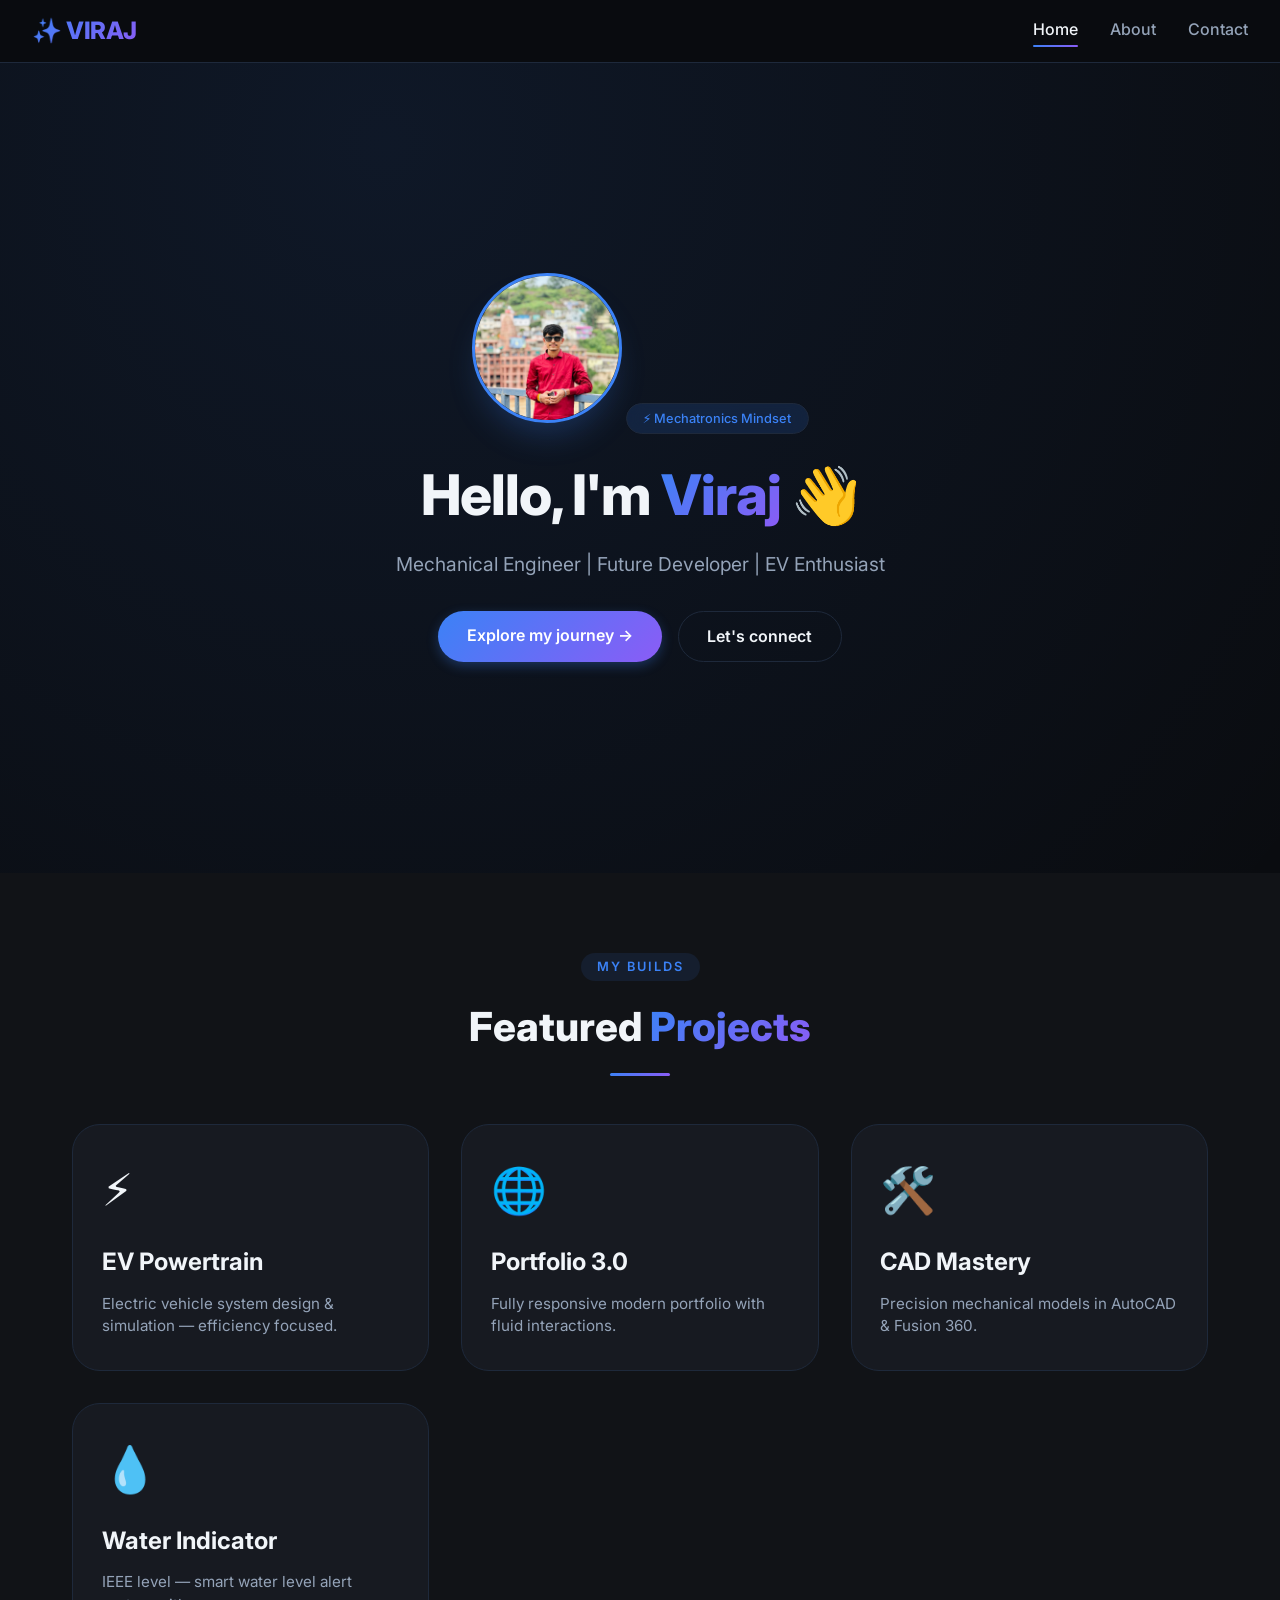
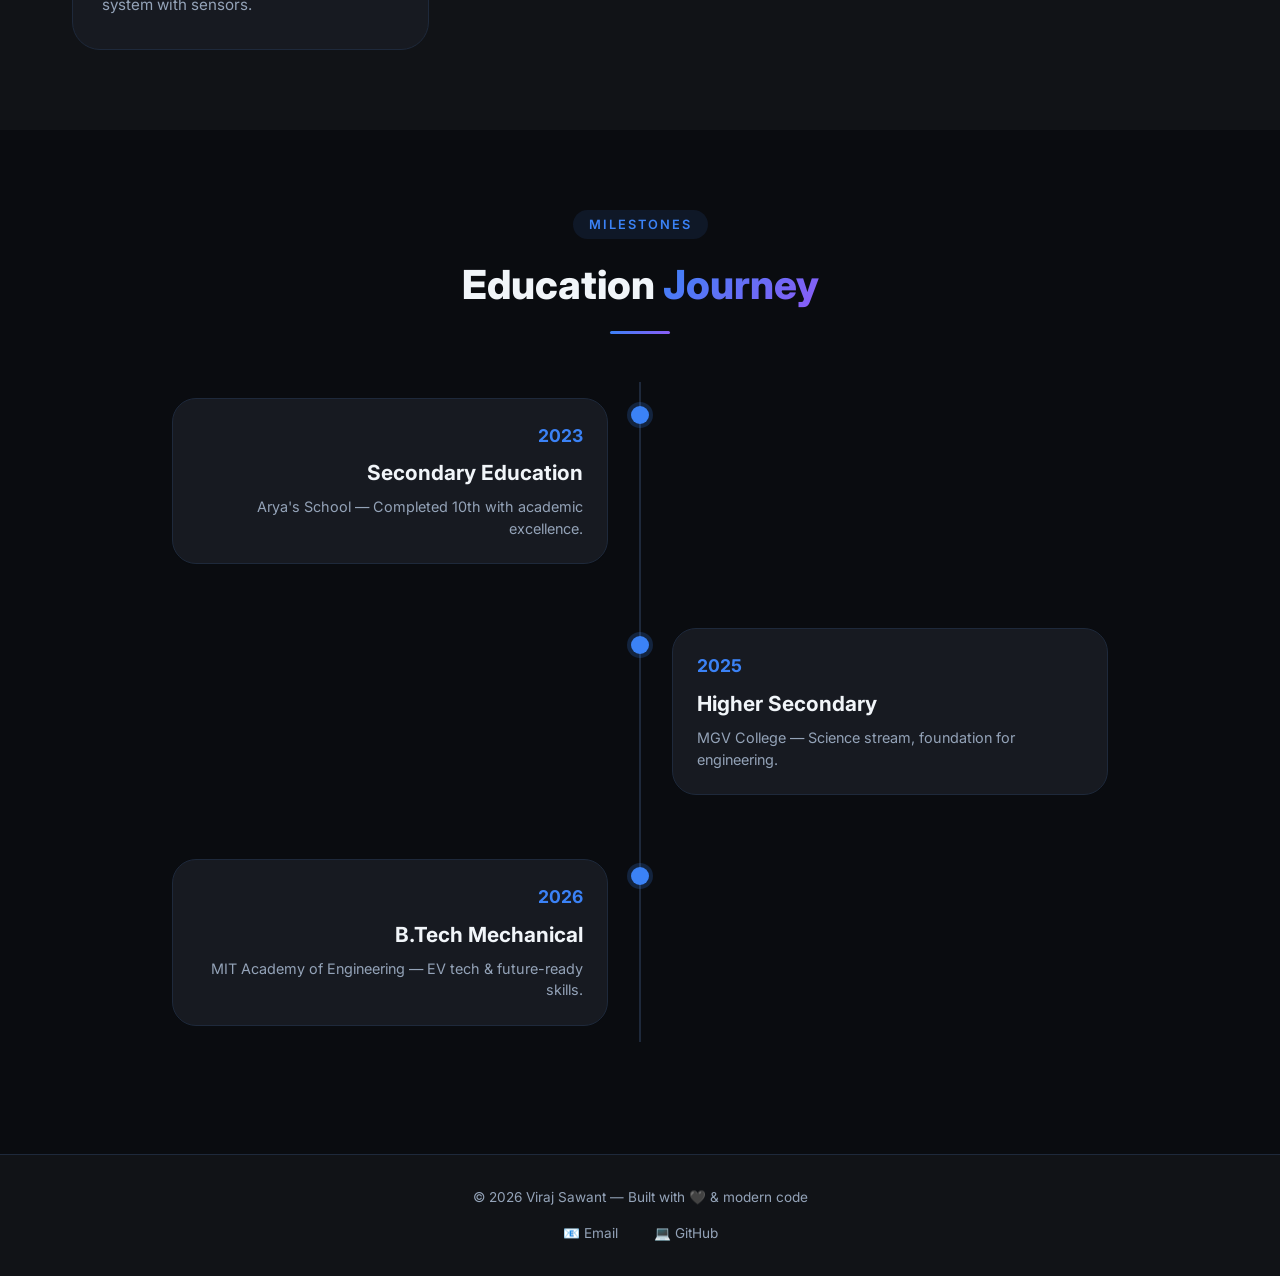
<file: index.html>
<!DOCTYPE html>
<html lang="en">
<head>
  <meta charset="UTF-8">
  <meta name="viewport" content="width=device-width, initial-scale=1.0, viewport-fit=cover">
  <title>Viraj Sawant | Mechanical Engineer</title>
  <link rel="preconnect" href="https://fonts.googleapis.com">
  <link rel="preconnect" href="https://fonts.gstatic.com" crossorigin>
  <link href="https://fonts.googleapis.com/css2?family=Inter:opsz,wght@14..32,300;14..32,400;14..32,600;14..32,700;14..32,800&display=swap" rel="stylesheet">
  <link rel="stylesheet" href="style.css">
</head>
<body>

  <!-- MODERN NAVIGATION -->
  <nav class="navbar">
    <div class="nav-container">
      <a href="index.html" class="nav-logo">✨ VIRAJ</a>
      <div class="nav-links">
        <a href="index.html" class="nav-item active">Home</a>
        <a href="about.html" class="nav-item">About</a>
        <a href="contact.html" class="nav-item">Contact</a>
      </div>
    </div>
  </nav>

  <!-- HERO SECTION (MODERN) -->
  <section class="hero">
    <div class="hero-content">
      <div class="hero-image-glow">
        <img src="images/my.jpg" alt="Viraj Sawant profile" class="hero-img">
      </div>
      <div class="hero-badge">⚡ Mechatronics Mindset</div>
      <h1 class="hero-title">Hello, I'm <span class="gradient-text">Viraj</span> 👋</h1>
      <p class="hero-role">Mechanical Engineer | Future Developer | EV Enthusiast</p>
      <div class="hero-cta">
        <a href="about.html" class="btn-primary">Explore my journey →</a>
        <a href="contact.html" class="btn-outline">Let's connect</a>
      </div>
    </div>
  </section>

  <!-- PROJECTS SECTION (GLASS CARD) -->
  <section class="projects">
    <div class="container">
      <div class="section-header">
        <span class="section-tag">My builds</span>
        <h2 class="section-title">Featured <span class="gradient-text">Projects</span></h2>
        <div class="section-divider"></div>
      </div>

      <div class="project-grid">
        <div class="project-card">
          <div class="card-icon">⚡</div>
          <h3>EV Powertrain</h3>
          <p>Electric vehicle system design & simulation — efficiency focused.</p>
          <div class="card-hover-line"></div>
        </div>
        <div class="project-card">
          <div class="card-icon">🌐</div>
          <h3>Portfolio 3.0</h3>
          <p>Fully responsive modern portfolio with fluid interactions.</p>
          <div class="card-hover-line"></div>
        </div>
        <div class="project-card">
          <div class="card-icon">🛠️</div>
          <h3>CAD Mastery</h3>
          <p>Precision mechanical models in AutoCAD & Fusion 360.</p>
          <div class="card-hover-line"></div>
        </div>
        <div class="project-card">
          <div class="card-icon">💧</div>
          <h3>Water Indicator</h3>
          <p>IEEE level — smart water level alert system with sensors.</p>
          <div class="card-hover-line"></div>
        </div>
      </div>
    </div>
  </section>

  <!-- TIMELINE SECTION (MODERN VERTICAL) -->
  <section class="timeline-section">
    <div class="container">
      <div class="section-header">
        <span class="section-tag">milestones</span>
        <h2 class="section-title">Education <span class="gradient-text">Journey</span></h2>
        <div class="section-divider"></div>
      </div>
      <div class="timeline">
        <div class="timeline-item left">
          <div class="timeline-dot"></div>
          <div class="timeline-card">
            <div class="timeline-year">2023</div>
            <h3>Secondary Education</h3>
            <p>Arya's School — Completed 10th with academic excellence.</p>
          </div>
        </div>
        <div class="timeline-item right">
          <div class="timeline-dot"></div>
          <div class="timeline-card">
            <div class="timeline-year">2025</div>
            <h3>Higher Secondary</h3>
            <p>MGV College — Science stream, foundation for engineering.</p>
          </div>
        </div>
        <div class="timeline-item left">
          <div class="timeline-dot"></div>
          <div class="timeline-card">
            <div class="timeline-year">2026</div>
            <h3>B.Tech Mechanical</h3>
            <p>MIT Academy of Engineering — EV tech & future-ready skills.</p>
          </div>
        </div>
      </div>
    </div>
  </section>

  <!-- modern footer -->
  <footer class="modern-footer">
    <div class="footer-content">
      <p>© 2026 Viraj Sawant — Built with 🖤 & modern code</p>
      <div class="footer-social">
        <a href="contact.html">📧 Email</a>
        <a href="#">💻 GitHub</a>
      </div>
    </div>
  </footer>

</body>
</html>
</file>
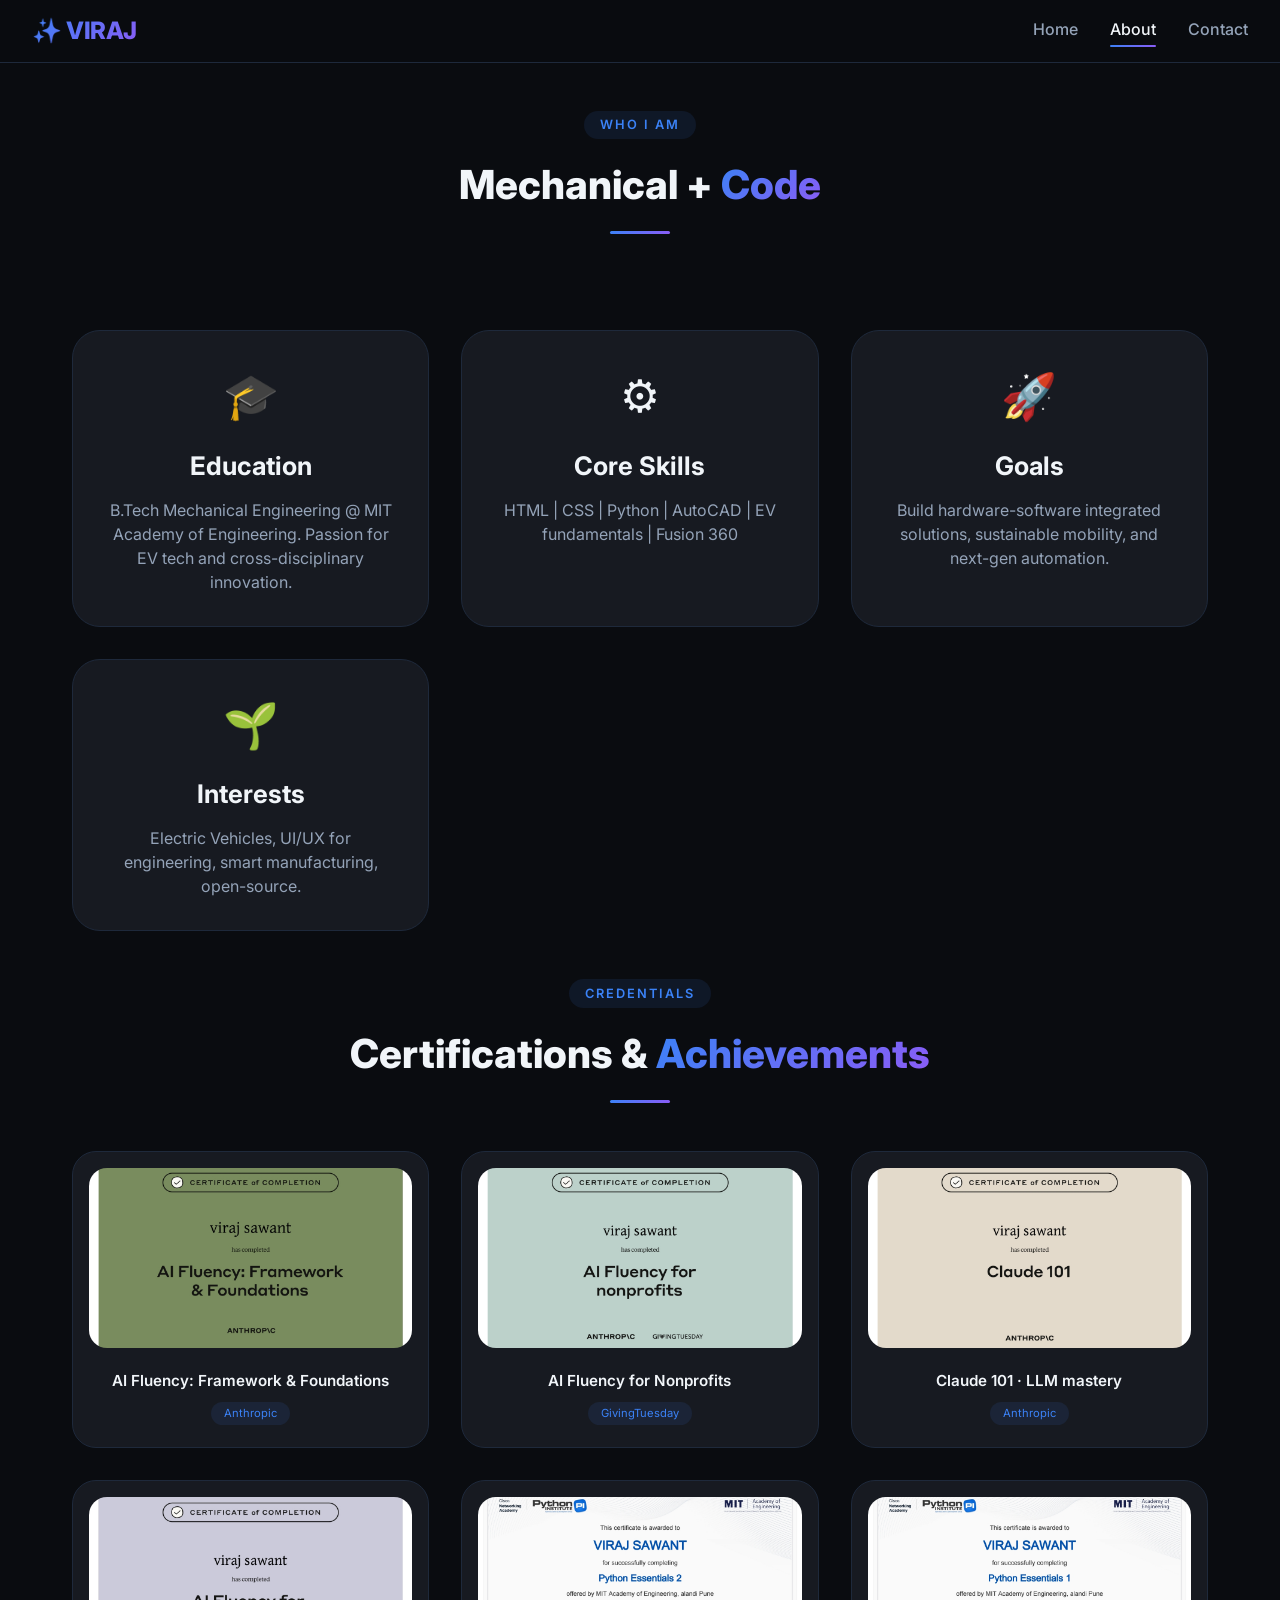
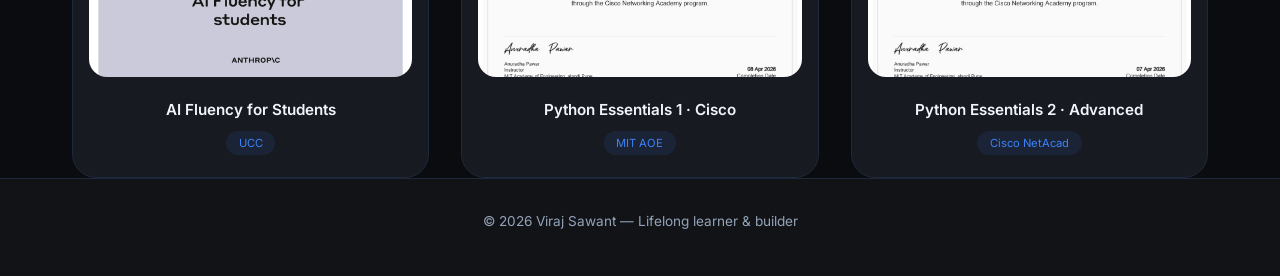
<file: about.html>
<!DOCTYPE html>
<html lang="en">
<head>
  <meta charset="UTF-8">
  <meta name="viewport" content="width=device-width, initial-scale=1.0">
  <title>About | Viraj Sawant</title>
  <link rel="preconnect" href="https://fonts.googleapis.com">
  <link href="https://fonts.googleapis.com/css2?family=Inter:opsz,wght@14..32,300;400;600;700;800&display=swap" rel="stylesheet">
  <link rel="stylesheet" href="style.css">
</head>
<body>

  <nav class="navbar">
    <div class="nav-container">
      <a href="index.html" class="nav-logo">✨ VIRAJ</a>
      <div class="nav-links">
        <a href="index.html" class="nav-item">Home</a>
        <a href="about.html" class="nav-item active">About</a>
        <a href="contact.html" class="nav-item">Contact</a>
      </div>
    </div>
  </nav>

  <main>
    <section class="about-hero">
      <div class="container">
        <div class="section-header">
          <span class="section-tag">who i am</span>
          <h1 class="section-title">Mechanical + <span class="gradient-text">Code</span></h1>
          <div class="section-divider"></div>
        </div>
      </div>
    </section>

    <section class="about-grid-section">
      <div class="container">
        <div class="modern-about-grid">
          <div class="about-modern-card">
            <div class="card-emoji">🎓</div>
            <h3>Education</h3>
            <p>B.Tech Mechanical Engineering @ MIT Academy of Engineering. Passion for EV tech and cross-disciplinary innovation.</p>
          </div>
          <div class="about-modern-card">
            <div class="card-emoji">⚙️</div>
            <h3>Core Skills</h3>
            <p>HTML | CSS | Python | AutoCAD | EV fundamentals | Fusion 360</p>
          </div>
          <div class="about-modern-card">
            <div class="card-emoji">🚀</div>
            <h3>Goals</h3>
            <p>Build hardware-software integrated solutions, sustainable mobility, and next-gen automation.</p>
          </div>
          <div class="about-modern-card">
            <div class="card-emoji">🌱</div>
            <h3>Interests</h3>
            <p>Electric Vehicles, UI/UX for engineering, smart manufacturing, open-source.</p>
          </div>
        </div>
      </div>
    </section>

    <!-- CERTIFICATES SECTION (MODERN) -->
    <section class="certificates-modern">
      <div class="container">
        <div class="section-header">
          <span class="section-tag">credentials</span>
          <h2 class="section-title">Certifications & <span class="gradient-text">Achievements</span></h2>
          <div class="section-divider"></div>
        </div>
        <div class="cert-grid-enhanced">
          <div class="cert-card-modern">
            <img src="images/ai frame.jpeg" alt="AI fluency framework">
            <p>AI Fluency: Framework & Foundations</p>
            <span class="cert-badge">Anthropic</span>
          </div>
          <div class="cert-card-modern">
            <img src="images/ai nonprofit.jpeg" alt="AI for nonprofits">
            <p>AI Fluency for Nonprofits</p>
            <span class="cert-badge">GivingTuesday</span>
          </div>
          <div class="cert-card-modern">
            <img src="images/claude.jpeg" alt="Claude 101">
            <p>Claude 101 · LLM mastery</p>
            <span class="cert-badge">Anthropic</span>
          </div>
          <div class="cert-card-modern">
            <img src="images/student.jpeg" alt="AI fluency students">
            <p>AI Fluency for Students</p>
            <span class="cert-badge">UCC</span>
          </div>
          <div class="cert-card-modern">
            <img src="images/python1.jpeg" alt="Python Essentials 1">
            <p>Python Essentials 1 · Cisco</p>
            <span class="cert-badge">MIT AOE</span>
          </div>
          <div class="cert-card-modern">
            <img src="images/pthon2.jpeg" alt="Python Essentials 2">
            <p>Python Essentials 2 · Advanced</p>
            <span class="cert-badge">Cisco NetAcad</span>
          </div>
        </div>
      </div>
    </section>
  </main>

  <footer class="modern-footer">
    <div class="footer-content">
      <p>© 2026 Viraj Sawant — Lifelong learner & builder</p>
    </div>
  </footer>
</body>
</html>
</file>
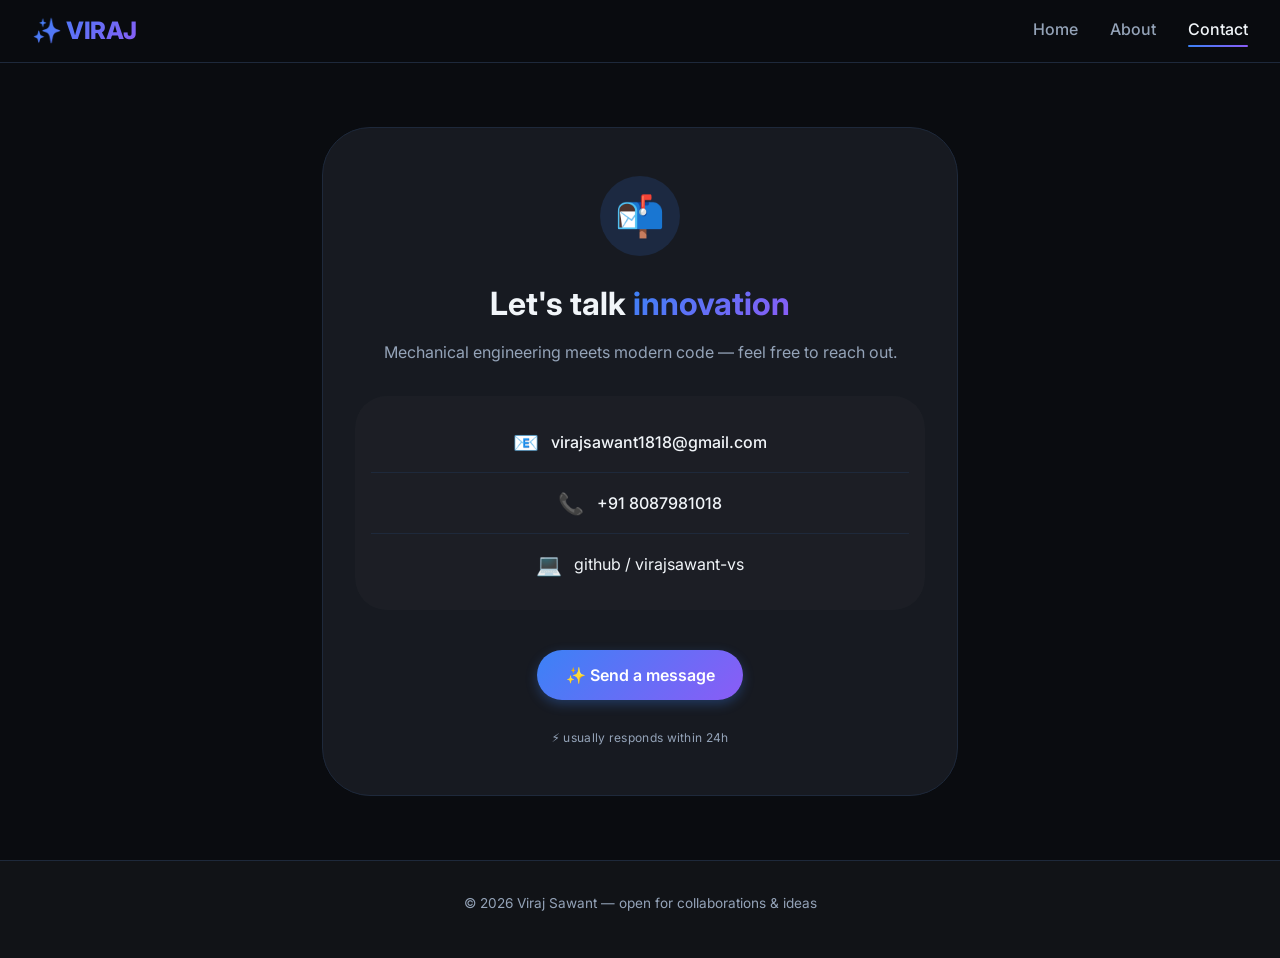
<file: contact.html>
<!DOCTYPE html>
<html lang="en">
<head>
  <meta charset="UTF-8">
  <meta name="viewport" content="width=device-width, initial-scale=1.0">
  <title>Contact | Viraj Sawant</title>
  <link rel="preconnect" href="https://fonts.googleapis.com">
  <link href="https://fonts.googleapis.com/css2?family=Inter:opsz,wght@300;400;600;700;800&display=swap" rel="stylesheet">
  <link rel="stylesheet" href="style.css">
</head>
<body>

  <nav class="navbar">
    <div class="nav-container">
      <a href="index.html" class="nav-logo">✨ VIRAJ</a>
      <div class="nav-links">
        <a href="index.html" class="nav-item">Home</a>
        <a href="about.html" class="nav-item">About</a>
        <a href="contact.html" class="nav-item active">Contact</a>
      </div>
    </div>
  </nav>

  <section class="contact-modern">
    <div class="container contact-container">
      <div class="contact-card-glow">
        <div class="contact-icon-wrap">
          <div class="contact-icon">📬</div>
        </div>
        <h2>Let's talk <span class="gradient-text">innovation</span></h2>
        <p class="contact-sub">Mechanical engineering meets modern code — feel free to reach out.</p>
        
        <div class="contact-details">
          <div class="contact-row">
            <span class="contact-emoji">📧</span>
            <a href="mailto:virajsawant1818@gmail.com">virajsawant1818@gmail.com</a>
          </div>
          <div class="contact-row">
            <span class="contact-emoji">📞</span>
            <a href="tel:+918087981018">+91 8087981018</a>
          </div>
          <div class="contact-row">
            <span class="contact-emoji">💻</span>
            <span>github / virajsawant-vs</span>
          </div>
        </div>
        
        <a href="mailto:virajsawant1818@gmail.com" class="btn-primary email-btn">
          ✨ Send a message
        </a>
        <p class="availability">⚡ usually responds within 24h</p>
      </div>
    </div>
  </section>

  <footer class="modern-footer">
    <div class="footer-content">
      <p>© 2026 Viraj Sawant — open for collaborations & ideas</p>
    </div>
  </footer>
</body>
</html>
</file>
<file: style.css>
* {
  margin: 0;
  padding: 0;
  box-sizing: border-box;
}

:root {
  --bg-dark: #0a0c10;
  --bg-surface: #111317;
  --card-bg: #171a21;
  --primary: #3b82f6;
  --primary-glow: #3b82f680;
  --accent: #8b5cf6;
  --text-primary: #f1f5f9;
  --text-secondary: #94a3b8;
  --border-light: #1e293b;
  --gradient-1: linear-gradient(135deg, #3b82f6, #8b5cf6);
}

body {
  font-family: 'Inter', system-ui, -apple-system, 'Segoe UI', sans-serif;
  background: var(--bg-dark);
  color: var(--text-primary);
  line-height: 1.5;
  scroll-behavior: smooth;
}

/* modern scrollbar */
::-webkit-scrollbar {
  width: 8px;
}
::-webkit-scrollbar-track {
  background: var(--bg-surface);
}
::-webkit-scrollbar-thumb {
  background: var(--primary);
  border-radius: 10px;
}

/* ========= NAVBAR ========= */
.navbar {
  background: rgba(10, 12, 16, 0.85);
  backdrop-filter: blur(16px);
  border-bottom: 1px solid var(--border-light);
  position: sticky;
  top: 0;
  z-index: 100;
  padding: 0.8rem 2rem;
}

.nav-container {
  max-width: 1280px;
  margin: 0 auto;
  display: flex;
  justify-content: space-between;
  align-items: center;
}

.nav-logo {
  font-size: 1.5rem;
  font-weight: 800;
  background: var(--gradient-1);
  background-clip: text;
  -webkit-background-clip: text;
  color: transparent;
  text-decoration: none;
  letter-spacing: -0.5px;
}

.nav-links {
  display: flex;
  gap: 2rem;
}

.nav-item {
  color: var(--text-secondary);
  text-decoration: none;
  font-weight: 500;
  transition: 0.2s ease;
  position: relative;
  padding-bottom: 4px;
}

.nav-item:hover, .nav-item.active {
  color: var(--text-primary);
}

.nav-item.active::after {
  content: '';
  position: absolute;
  bottom: -2px;
  left: 0;
  width: 100%;
  height: 2px;
  background: var(--gradient-1);
  border-radius: 2px;
}

/* ===== HERO SECTION ===== */
.hero {
  min-height: 90vh;
  display: flex;
  align-items: center;
  justify-content: center;
  text-align: center;
  position: relative;
  overflow: hidden;
  background: radial-gradient(circle at 30% 10%, rgba(59,130,246,0.1), transparent);
}

.hero-content {
  max-width: 800px;
  padding: 2rem;
  animation: fadeUp 0.8s ease-out;
}

.hero-image-glow {
  margin-bottom: 1.5rem;
  display: inline-block;
}

.hero-img {
  width: 150px;
  height: 150px;
  object-fit: cover;
  border-radius: 50%;
  border: 3px solid var(--primary);
  box-shadow: 0 20px 35px -12px rgba(59,130,246,0.3);
  transition: transform 0.3s, box-shadow 0.3s;
}

.hero-img:hover {
  transform: scale(1.03);
  box-shadow: 0 25px 40px -10px var(--primary-glow);
}

.hero-badge {
  background: rgba(59,130,246,0.15);
  backdrop-filter: blur(10px);
  display: inline-block;
  padding: 0.3rem 1rem;
  border-radius: 40px;
  font-size: 0.8rem;
  font-weight: 500;
  color: var(--primary);
  margin-bottom: 1rem;
  border: 1px solid var(--border-light);
}

.hero-title {
  font-size: 3.5rem;
  font-weight: 800;
  letter-spacing: -1px;
  margin-bottom: 0.8rem;
}

.gradient-text {
  background: var(--gradient-1);
  background-clip: text;
  -webkit-background-clip: text;
  color: transparent;
}

.hero-role {
  font-size: 1.2rem;
  color: var(--text-secondary);
  margin-bottom: 2rem;
}

.hero-cta {
  display: flex;
  gap: 1rem;
  justify-content: center;
  flex-wrap: wrap;
}

.btn-primary {
  background: var(--gradient-1);
  padding: 0.8rem 1.8rem;
  border-radius: 40px;
  font-weight: 600;
  color: white;
  text-decoration: none;
  transition: 0.2s;
  box-shadow: 0 4px 12px rgba(59,130,246,0.3);
}

.btn-primary:hover {
  transform: translateY(-3px);
  box-shadow: 0 12px 20px -8px var(--primary-glow);
}

.btn-outline {
  background: transparent;
  border: 1.5px solid var(--border-light);
  padding: 0.8rem 1.8rem;
  border-radius: 40px;
  font-weight: 600;
  color: var(--text-primary);
  text-decoration: none;
  transition: 0.2s;
}

.btn-outline:hover {
  border-color: var(--primary);
  background: rgba(59,130,246,0.1);
  transform: translateY(-2px);
}

/* ===== PROJECTS SECTION ===== */
.projects {
  padding: 5rem 0;
  background: var(--bg-surface);
}

.container {
  max-width: 1200px;
  margin: 0 auto;
  padding: 0 2rem;
}

.section-header {
  text-align: center;
  margin-bottom: 3rem;
}

.section-tag {
  text-transform: uppercase;
  font-size: 0.8rem;
  letter-spacing: 2px;
  color: var(--primary);
  font-weight: 600;
  background: rgba(59,130,246,0.1);
  padding: 0.3rem 1rem;
  border-radius: 30px;
  display: inline-block;
  margin-bottom: 1rem;
}

.section-title {
  font-size: 2.5rem;
  font-weight: 800;
  margin-bottom: 1rem;
}

.section-divider {
  width: 60px;
  height: 3px;
  background: var(--gradient-1);
  margin: 1rem auto 0;
  border-radius: 3px;
}

.project-grid {
  display: grid;
  grid-template-columns: repeat(auto-fit, minmax(270px, 1fr));
  gap: 2rem;
  margin-top: 1rem;
}

.project-card {
  background: var(--card-bg);
  border-radius: 28px;
  padding: 2rem 1.8rem;
  transition: all 0.3s cubic-bezier(0.23, 1, 0.32, 1);
  border: 1px solid var(--border-light);
  position: relative;
  overflow: hidden;
}

.project-card:hover {
  transform: translateY(-8px);
  border-color: var(--primary);
  box-shadow: 0 20px 30px -12px rgba(0,0,0,0.5);
}

.card-icon {
  font-size: 2.8rem;
  margin-bottom: 1.2rem;
}

.project-card h3 {
  font-size: 1.5rem;
  margin-bottom: 0.8rem;
  font-weight: 700;
}

.project-card p {
  color: var(--text-secondary);
  font-size: 0.95rem;
  line-height: 1.5;
}

.card-hover-line {
  position: absolute;
  bottom: 0;
  left: 0;
  width: 0%;
  height: 3px;
  background: var(--gradient-1);
  transition: width 0.4s ease;
}

.project-card:hover .card-hover-line {
  width: 100%;
}

/* ===== TIMELINE SECTION ===== */
.timeline-section {
  padding: 5rem 0;
}

.timeline {
  position: relative;
  max-width: 1000px;
  margin: 2rem auto;
}

.timeline::before {
  content: '';
  position: absolute;
  width: 2px;
  background: var(--border-light);
  top: 0;
  bottom: 0;
  left: 50%;
  transform: translateX(-50%);
}

.timeline-item {
  position: relative;
  width: 50%;
  padding: 1rem 2rem;
  margin-bottom: 2rem;
}

.timeline-item.left {
  left: 0;
  text-align: right;
}

.timeline-item.right {
  left: 50%;
  text-align: left;
}

.timeline-dot {
  position: absolute;
  width: 18px;
  height: 18px;
  background: var(--primary);
  border-radius: 50%;
  top: 24px;
  right: -9px;
  box-shadow: 0 0 0 4px rgba(59,130,246,0.2);
  transition: 0.2s;
}

.timeline-item.right .timeline-dot {
  left: -9px;
  right: auto;
}

.timeline-card {
  background: var(--card-bg);
  padding: 1.5rem;
  border-radius: 24px;
  border: 1px solid var(--border-light);
  transition: 0.2s;
  backdrop-filter: blur(4px);
}

.timeline-card:hover {
  transform: scale(1.02);
  border-color: var(--primary);
}

.timeline-year {
  font-size: 1.1rem;
  font-weight: 700;
  color: var(--primary);
  margin-bottom: 0.5rem;
}

.timeline-card h3 {
  font-size: 1.3rem;
  margin-bottom: 0.5rem;
}

.timeline-card p {
  color: var(--text-secondary);
  font-size: 0.9rem;
}

/* Modern footer */
.modern-footer {
  border-top: 1px solid var(--border-light);
  background: var(--bg-surface);
  padding: 2rem;
  text-align: center;
}

.footer-content p {
  color: var(--text-secondary);
  font-size: 0.85rem;
  margin-bottom: 0.8rem;
}

.footer-social a {
  color: var(--text-secondary);
  text-decoration: none;
  margin: 0 1rem;
  font-size: 0.85rem;
  transition: 0.2s;
}

.footer-social a:hover {
  color: var(--primary);
}

/* animations */
@keyframes fadeUp {
  from {
    opacity: 0;
    transform: translateY(30px);
  }
  to {
    opacity: 1;
    transform: translateY(0);
  }
}

/* Responsive */
@media (max-width: 768px) {
  .hero-title {
    font-size: 2.4rem;
  }
  
  .timeline::before {
    left: 30px;
  }
  
  .timeline-item {
    width: 100%;
    padding-left: 70px;
    padding-right: 1rem;
    text-align: left;
  }
  
  .timeline-item.left {
    left: 0;
    text-align: left;
  }
  
  .timeline-item.right {
    left: 0;
  }
  
  .timeline-dot {
    left: 15px !important;
    right: auto !important;
  }
  
  .timeline-card {
    text-align: left;
  }
  
  .nav-container {
    flex-direction: column;
    gap: 0.8rem;
  }
  
  .nav-links {
    gap: 1.5rem;
  }
  
  .section-title {
    font-size: 2rem;
  }
}

@media (max-width: 480px) {
  .hero-cta {
    flex-direction: column;
    align-items: center;
  }
  
  .btn-primary, .btn-outline {
    width: 80%;
    text-align: center;
  }
  
  .project-grid {
    grid-template-columns: 1fr;
  }
}
/* Additional styles for about page (modern extensions) */
.about-hero {
  padding: 3rem 0 1rem 0;
}

.modern-about-grid {
  display: grid;
  grid-template-columns: repeat(auto-fit, minmax(280px, 1fr));
  gap: 2rem;
  margin: 2rem 0 3rem;
}

.about-modern-card {
  background: var(--card-bg);
  border-radius: 28px;
  padding: 2rem;
  text-align: center;
  transition: all 0.3s;
  border: 1px solid var(--border-light);
}

.about-modern-card:hover {
  transform: translateY(-8px);
  border-color: var(--primary);
  box-shadow: 0 20px 28px -12px rgba(0,0,0,0.4);
}

.card-emoji {
  font-size: 2.8rem;
  margin-bottom: 1rem;
}

.about-modern-card h3 {
  font-size: 1.6rem;
  margin-bottom: 0.8rem;
  font-weight: 700;
}

.about-modern-card p {
  color: var(--text-secondary);
  line-height: 1.5;
}

/* certificates grid enhanced */
.cert-grid-enhanced {
  display: grid;
  grid-template-columns: repeat(auto-fill, minmax(280px, 1fr));
  gap: 2rem;
  margin-top: 2rem;
}

.cert-card-modern {
  background: var(--card-bg);
  border-radius: 24px;
  overflow: hidden;
  transition: 0.25s ease;
  border: 1px solid var(--border-light);
  padding: 1rem 1rem 1.4rem;
  text-align: center;
}

.cert-card-modern:hover {
  transform: translateY(-6px);
  border-color: var(--primary);
}

.cert-card-modern img {
  width: 100%;
  height: 180px;
  object-fit: cover;
  border-radius: 18px;
  margin-bottom: 1rem;
  transition: 0.2s;
}

.cert-card-modern p {
  font-weight: 600;
  margin-bottom: 0.4rem;
  font-size: 0.95rem;
}

.cert-badge {
  font-size: 0.7rem;
  color: var(--primary);
  background: rgba(59,130,246,0.1);
  padding: 0.2rem 0.8rem;
  border-radius: 20px;
  display: inline-block;
}

@media (max-width: 640px) {
  .modern-about-grid {
    grid-template-columns: 1fr;
  }
  .cert-grid-enhanced {
    grid-template-columns: 1fr;
  }
}
/* contact page additional styling */
.contact-modern {
  min-height: 70vh;
  display: flex;
  align-items: center;
  justify-content: center;
  padding: 4rem 1rem;
}

.contact-container {
  max-width: 700px;
  width: 100%;
}

.contact-card-glow {
  background: var(--card-bg);
  backdrop-filter: blur(4px);
  border: 1px solid var(--border-light);
  border-radius: 48px;
  padding: 3rem 2rem;
  text-align: center;
  transition: 0.2s;
}

.contact-card-glow:hover {
  border-color: var(--primary);
  box-shadow: 0 20px 35px -15px rgba(59,130,246,0.2);
}

.contact-icon-wrap {
  background: rgba(59,130,246,0.15);
  width: 80px;
  height: 80px;
  border-radius: 50%;
  display: flex;
  align-items: center;
  justify-content: center;
  margin: 0 auto 1.5rem;
}

.contact-icon {
  font-size: 2.5rem;
}

.contact-card-glow h2 {
  font-size: 2rem;
  margin-bottom: 0.8rem;
}

.contact-sub {
  color: var(--text-secondary);
  margin-bottom: 2rem;
}

.contact-details {
  margin: 2rem 0;
  background: rgba(255,255,255,0.02);
  border-radius: 32px;
  padding: 1rem;
}

.contact-row {
  display: flex;
  align-items: center;
  justify-content: center;
  gap: 0.8rem;
  padding: 0.9rem;
  font-size: 1rem;
  border-bottom: 1px solid var(--border-light);
}

.contact-row:last-child {
  border-bottom: none;
}

.contact-row a {
  color: var(--text-primary);
  text-decoration: none;
  font-weight: 500;
  transition: 0.2s;
}

.contact-row a:hover {
  color: var(--primary);
}

.contact-emoji {
  font-size: 1.3rem;
}

.email-btn {
  display: inline-block;
  margin-top: 0.5rem;
  background: var(--gradient-1);
  border: none;
}

.availability {
  font-size: 0.75rem;
  color: var(--text-secondary);
  margin-top: 1.8rem;
  letter-spacing: 0.3px;
}

@media (max-width: 500px) {
  .contact-card-glow {
    padding: 2rem 1.2rem;
  }
  .contact-row {
    flex-wrap: wrap;
    justify-content: center;
    text-align: center;
  }
}
</file>
